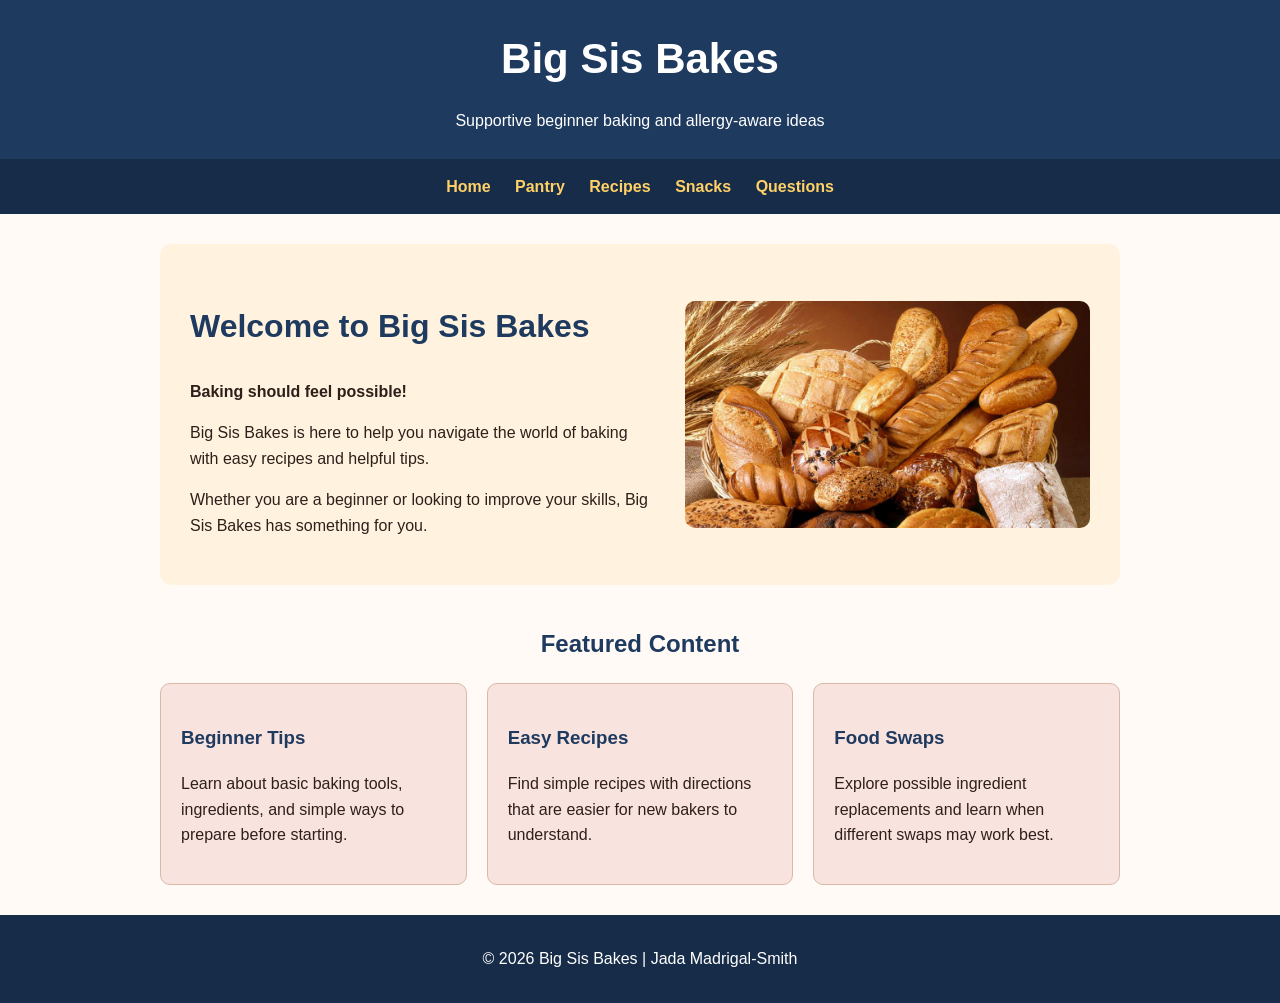
<file: index.html>
<!DOCTYPE html>
<html lang="en">
<head>
    <meta charset="UTF-8">
    <meta name="viewport" content="width=device-width, initial-scale=1.0">
    <meta name="description" content="Beginner baking help, recipes, and ingredient swaps.">

    <title>Big Sis Bakes | Beginner Baking Help</title>

    <link rel="stylesheet" href="style.css">
</head>

<body>
    <header>
        <h1>Big Sis Bakes</h1>
        <p>Supportive beginner baking and allergy-aware ideas</p>
    </header>

    <nav>
        <a href="index.html">Home</a>
        <a href="pantry.html">Pantry</a>
        <a href="recipes.html">Recipes</a>
        <a href="#">Snacks</a>
        <a href="#">Questions</a>
    </nav>

    <main>
        <section class="welcome">
            <div class="welcome-text">
                <h2>Welcome to Big Sis Bakes</h2>

                <p><strong>Baking should feel possible!</strong></p>

                <p>
                    Big Sis Bakes is here to help you navigate the world
                    of baking with easy recipes and helpful tips.
                </p>

                <p>
                    Whether you are a beginner or looking to improve your
                    skills, Big Sis Bakes has something for you.
                </p>
            </div>

            <img
                src="images/breads.jpg"
                alt="A basket filled with different types of baked bread"
            >
        </section>

        <h2 class="featured-title">Featured Content</h2>

        <section class="cards">
            <div class="card">
                <h3>Beginner Tips</h3>
                <p>
                    Learn about basic baking tools, ingredients, and
                    simple ways to prepare before starting.
                </p>
            </div>

            <div class="card">
                <h3>Easy Recipes</h3>
                <p>
                    Find simple recipes with directions that are easier
                    for new bakers to understand.
                </p>
            </div>

            <div class="card">
                <h3>Food Swaps</h3>
                <p>
                    Explore possible ingredient replacements and learn
                    when different swaps may work best.
                </p>
            </div>
        </section>
    </main>

    <footer>
        <p>&copy; 2026 Big Sis Bakes | Jada Madrigal-Smith</p>
    </footer>
</body>
</html>
</file>
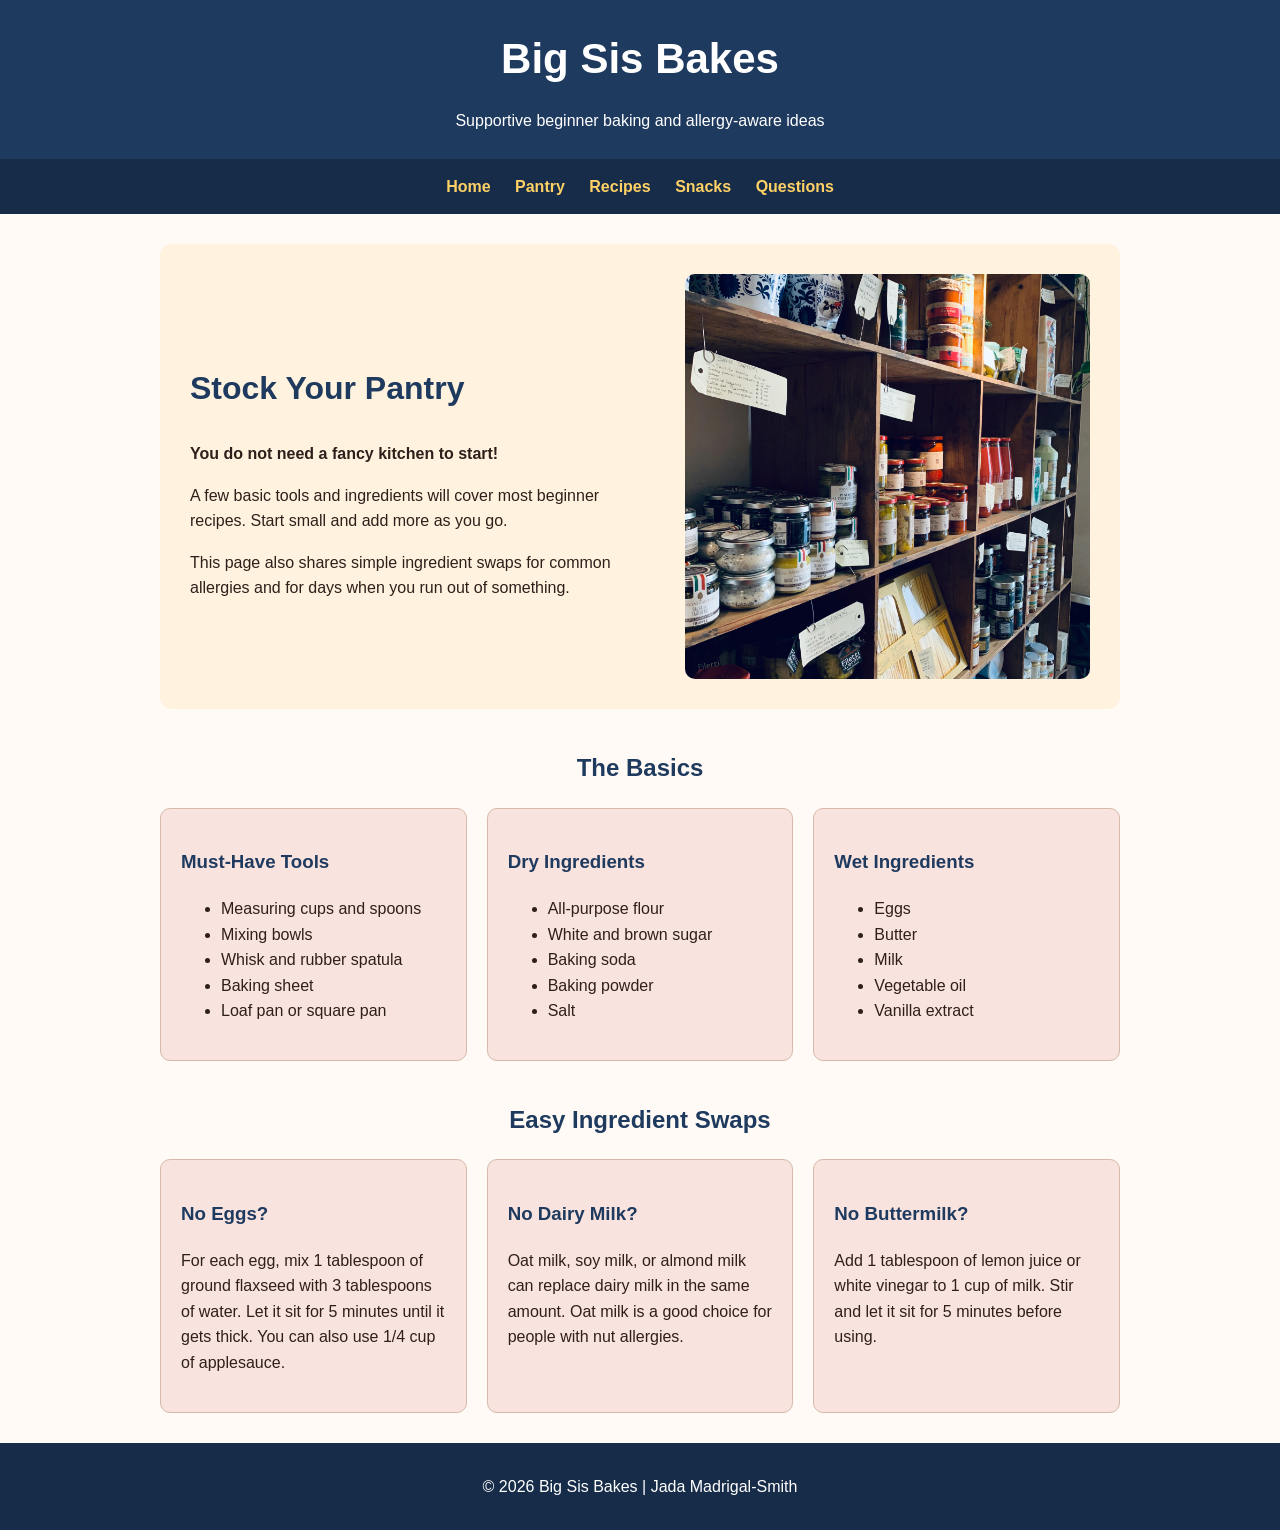
<file: pantry.html>
<!DOCTYPE html>
<html lang="en">
<head>
    <meta charset="UTF-8">
    <meta name="viewport" content="width=device-width, initial-scale=1.0">
    <meta name="description" content="Beginner baking tools, pantry basics, and allergy-aware ingredient swaps.">

    <title>Pantry | Big Sis Bakes</title>

    <link rel="stylesheet" href="style.css">
</head>

<body>
    <header>
        <h1>Big Sis Bakes</h1>
        <p>Supportive beginner baking and allergy-aware ideas</p>
    </header>

    <nav>
        <a href="index.html">Home</a>
        <a href="pantry.html">Pantry</a>
        <a href="recipes.html">Recipes</a>
        <a href="#">Snacks</a>
        <a href="#">Questions</a>
    </nav>

    <main>
        <section class="welcome">
            <div class="welcome-text">
                <h2>Stock Your Pantry</h2>

                <p><strong>You do not need a fancy kitchen to start!</strong></p>

                <p>
                    A few basic tools and ingredients will cover most
                    beginner recipes. Start small and add more as you go.
                </p>

                <p>
                    This page also shares simple ingredient swaps for
                    common allergies and for days when you run out of
                    something.
                </p>
            </div>

            <img
                src="images/pantry.jpg"
                alt="Jars of flour, sugar, and other baking ingredients on a kitchen shelf"
            >
        </section>

        <h2 class="featured-title">The Basics</h2>

        <section class="cards">
            <div class="card">
                <h3>Must-Have Tools</h3>
                <ul>
                    <li>Measuring cups and spoons</li>
                    <li>Mixing bowls</li>
                    <li>Whisk and rubber spatula</li>
                    <li>Baking sheet</li>
                    <li>Loaf pan or square pan</li>
                </ul>
            </div>

            <div class="card">
                <h3>Dry Ingredients</h3>
                <ul>
                    <li>All-purpose flour</li>
                    <li>White and brown sugar</li>
                    <li>Baking soda</li>
                    <li>Baking powder</li>
                    <li>Salt</li>
                </ul>
            </div>

            <div class="card">
                <h3>Wet Ingredients</h3>
                <ul>
                    <li>Eggs</li>
                    <li>Butter</li>
                    <li>Milk</li>
                    <li>Vegetable oil</li>
                    <li>Vanilla extract</li>
                </ul>
            </div>
        </section>

        <h2 class="featured-title">Easy Ingredient Swaps</h2>

        <section class="cards">
            <div class="card">
                <h3>No Eggs?</h3>
                <p>
                    For each egg, mix 1 tablespoon of ground flaxseed with
                    3 tablespoons of water. Let it sit for 5 minutes until
                    it gets thick. You can also use 1/4 cup of applesauce.
                </p>
            </div>

            <div class="card">
                <h3>No Dairy Milk?</h3>
                <p>
                    Oat milk, soy milk, or almond milk can replace dairy
                    milk in the same amount. Oat milk is a good choice for
                    people with nut allergies.
                </p>
            </div>

            <div class="card">
                <h3>No Buttermilk?</h3>
                <p>
                    Add 1 tablespoon of lemon juice or white vinegar to
                    1 cup of milk. Stir and let it sit for 5 minutes
                    before using.
                </p>
            </div>
        </section>
    </main>

    <footer>
        <p>&copy; 2026 Big Sis Bakes | Jada Madrigal-Smith</p>
    </footer>
</body>
</html>
</file>
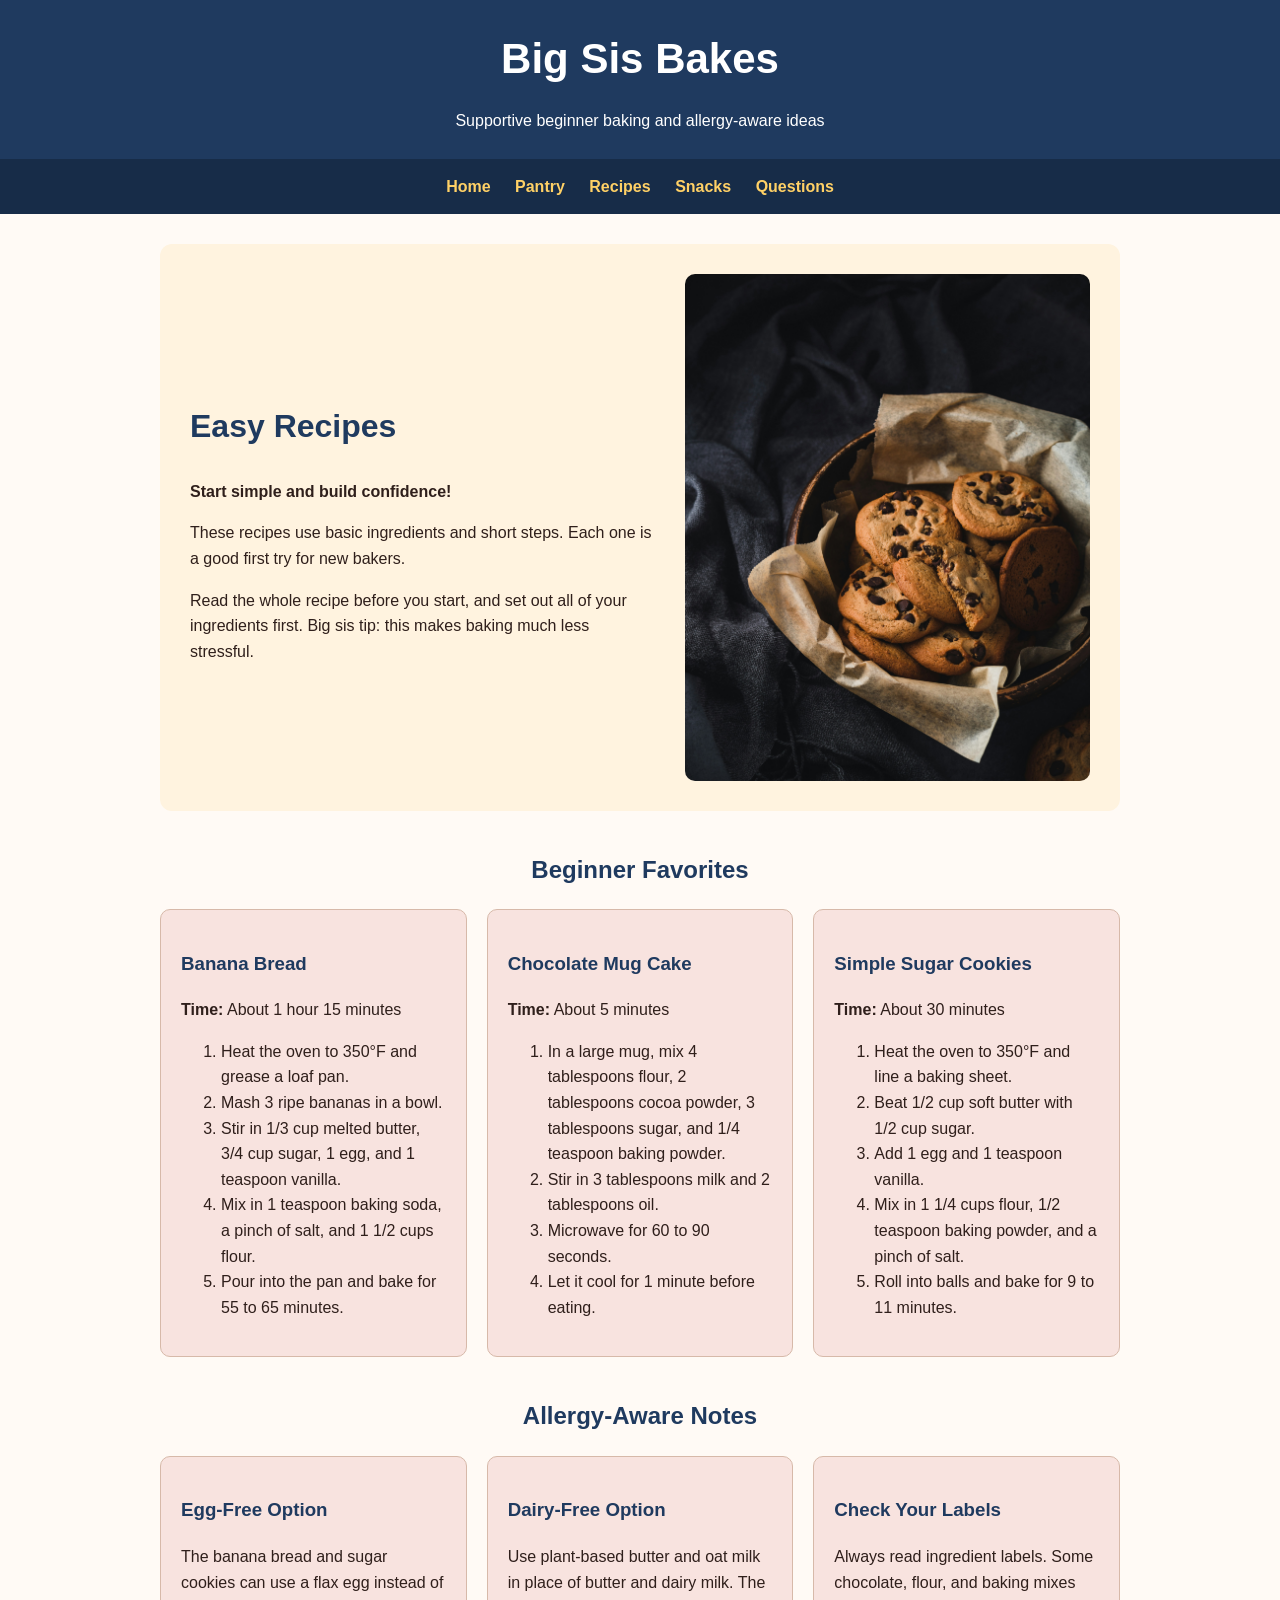
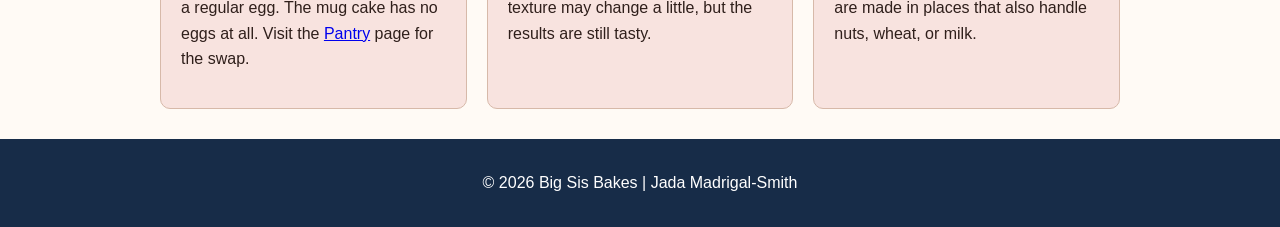
<file: recipes.html>
<!DOCTYPE html>
<html lang="en">
<head>
    <meta charset="UTF-8">
    <meta name="viewport" content="width=device-width, initial-scale=1.0">
    <meta name="description" content="Easy beginner baking recipes with simple steps and allergy-aware notes.">

    <title>Recipes | Big Sis Bakes</title>

    <link rel="stylesheet" href="style.css">
</head>

<body>
    <header>
        <h1>Big Sis Bakes</h1>
        <p>Supportive beginner baking and allergy-aware ideas</p>
    </header>

    <nav>
        <a href="index.html">Home</a>
        <a href="pantry.html">Pantry</a>
        <a href="recipes.html">Recipes</a>
        <a href="#">Snacks</a>
        <a href="#">Questions</a>
    </nav>

    <main>
        <section class="welcome">
            <div class="welcome-text">
                <h2>Easy Recipes</h2>

                <p><strong>Start simple and build confidence!</strong></p>

                <p>
                    These recipes use basic ingredients and short steps.
                    Each one is a good first try for new bakers.
                </p>

                <p>
                    Read the whole recipe before you start, and set out
                    all of your ingredients first. Big sis tip: this makes
                    baking much less stressful.
                </p>
            </div>

            <img
                src="images/cookies.jpg"
                alt="A plate of fresh chocolate chip cookies"
            >
        </section>

        <h2 class="featured-title">Beginner Favorites</h2>

        <section class="cards">
            <div class="card">
                <h3>Banana Bread</h3>
                <p><strong>Time:</strong> About 1 hour 15 minutes</p>
                <ol>
                    <li>Heat the oven to 350&deg;F and grease a loaf pan.</li>
                    <li>Mash 3 ripe bananas in a bowl.</li>
                    <li>Stir in 1/3 cup melted butter, 3/4 cup sugar, 1 egg, and 1 teaspoon vanilla.</li>
                    <li>Mix in 1 teaspoon baking soda, a pinch of salt, and 1 1/2 cups flour.</li>
                    <li>Pour into the pan and bake for 55 to 65 minutes.</li>
                </ol>
            </div>

            <div class="card">
                <h3>Chocolate Mug Cake</h3>
                <p><strong>Time:</strong> About 5 minutes</p>
                <ol>
                    <li>In a large mug, mix 4 tablespoons flour, 2 tablespoons cocoa powder, 3 tablespoons sugar, and 1/4 teaspoon baking powder.</li>
                    <li>Stir in 3 tablespoons milk and 2 tablespoons oil.</li>
                    <li>Microwave for 60 to 90 seconds.</li>
                    <li>Let it cool for 1 minute before eating.</li>
                </ol>
            </div>

            <div class="card">
                <h3>Simple Sugar Cookies</h3>
                <p><strong>Time:</strong> About 30 minutes</p>
                <ol>
                    <li>Heat the oven to 350&deg;F and line a baking sheet.</li>
                    <li>Beat 1/2 cup soft butter with 1/2 cup sugar.</li>
                    <li>Add 1 egg and 1 teaspoon vanilla.</li>
                    <li>Mix in 1 1/4 cups flour, 1/2 teaspoon baking powder, and a pinch of salt.</li>
                    <li>Roll into balls and bake for 9 to 11 minutes.</li>
                </ol>
            </div>
        </section>

        <h2 class="featured-title">Allergy-Aware Notes</h2>

        <section class="cards">
            <div class="card">
                <h3>Egg-Free Option</h3>
                <p>
                    The banana bread and sugar cookies can use a flax egg
                    instead of a regular egg. The mug cake has no eggs at
                    all. Visit the <a href="pantry.html">Pantry</a> page
                    for the swap.
                </p>
            </div>

            <div class="card">
                <h3>Dairy-Free Option</h3>
                <p>
                    Use plant-based butter and oat milk in place of butter
                    and dairy milk. The texture may change a little, but
                    the results are still tasty.
                </p>
            </div>

            <div class="card">
                <h3>Check Your Labels</h3>
                <p>
                    Always read ingredient labels. Some chocolate, flour,
                    and baking mixes are made in places that also handle
                    nuts, wheat, or milk.
                </p>
            </div>
        </section>
    </main>

    <footer>
        <p>&copy; 2026 Big Sis Bakes | Jada Madrigal-Smith</p>
    </footer>
</body>
</html>
</file>
<file: style.css>
* {
    box-sizing: border-box;
}

body {
    margin: 0;
    background-color: #fffaf5;
    color: #2f1f1b;
    font-family: Arial, sans-serif;
    line-height: 1.6;
}

header {
    background-color: #1f3a5f;
    color: white;
    padding: 25px;
    text-align: center;
}

header h1 {
    margin: 0;
    font-size: 42px;
}

header p {
    margin-bottom: 0;
}

nav {
    background-color: #172c48;
    padding: 15px;
    text-align: center;
}

nav a {
    color: #ffd166;
    margin: 10px;
    font-weight: bold;
    text-decoration: none;
}

nav a:hover {
    color: white;
}

main {
    max-width: 1000px;
    margin: auto;
    padding: 30px 20px;
}

.welcome {
    display: flex;
    align-items: center;
    gap: 30px;
    background-color: #fff3df;
    padding: 30px;
    border-radius: 12px;
}

.welcome-text {
    flex: 1;
}

.welcome h2 {
    color: #1f3a5f;
    font-size: 32px;
}

.welcome img {
    width: 45%;
    height: auto;
    border-radius: 10px;
}

.featured-title {
    color: #1f3a5f;
    margin-top: 40px;
    text-align: center;
}

.cards {
    display: flex;
    gap: 20px;
}

.card {
    flex: 1;
    background-color: #f8e3df;
    padding: 20px;
    border: 1px solid #d7b9a9;
    border-radius: 10px;
}

.card h3 {
    color: #1f3a5f;
}

footer {
    background-color: #172c48;
    color: white;
    padding: 15px;
    text-align: center;
}

@media (max-width: 700px) {

    .welcome,
    .cards {
        flex-direction: column;
    }

    .welcome img {
        width: 100%;
    }
}
</file>
